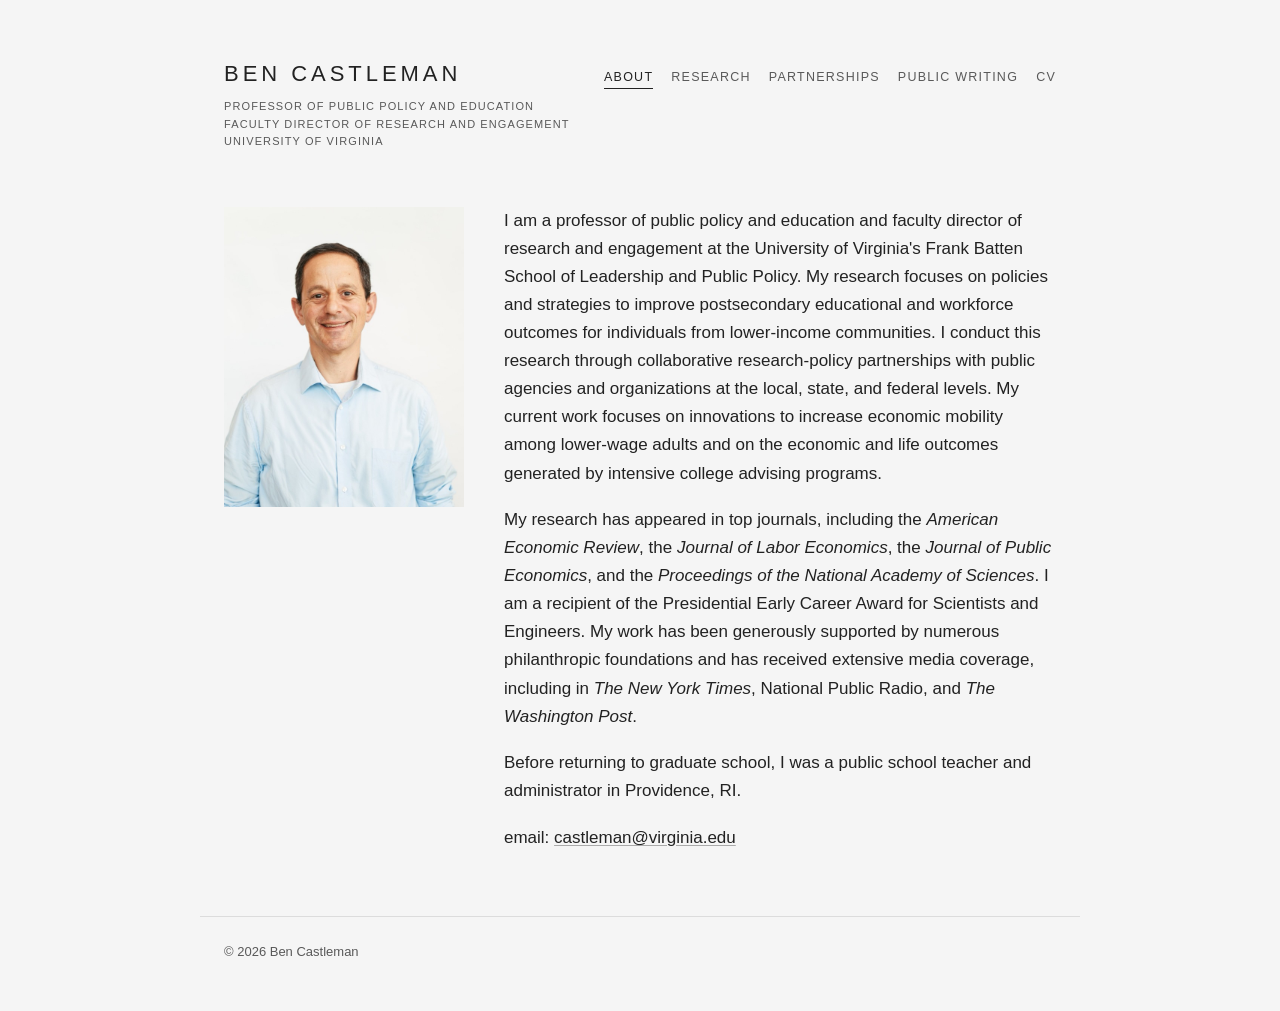
<file: docs/index.html>
<!doctype html>
<html lang="en">
<head>
<meta charset="utf-8">
<meta name="viewport" content="width=device-width, initial-scale=1">
<title>Ben Castleman | Professor of Public Policy and Education</title>
<meta name="description" content="Ben Castleman, Professor of Public Policy and Education at the University of Virginia">
<link rel="canonical" href="https://benjamincastleman.com/">
<meta property="og:type" content="website">
<meta property="og:site_name" content="Ben Castleman">
<meta property="og:title" content="Ben Castleman | Professor of Public Policy and Education">
<meta property="og:description" content="Ben Castleman, Professor of Public Policy and Education at the University of Virginia">
<meta property="og:url" content="https://benjamincastleman.com/">
<meta property="og:image" content="https://benjamincastleman.com/assets/headshot.jpg">
<link rel="icon" href="/assets/favicon.svg" type="image/svg+xml">
<link rel="stylesheet" href="/assets/style.css">
</head>
<body>
<header class="site-header">
  <div class="brand">
    <a class="name" href="/">Ben Castleman</a>
    <p class="subtitle">Professor of Public Policy and Education<br>Faculty Director of Research and Engagement<br>University of Virginia</p>
  </div>
  <nav aria-label="Main">
    <a href="/" aria-current="page">About</a>
    <a href="/research/">Research</a>
    <a href="/partnerships/">Partnerships</a>
    <a href="/writing/">Public Writing</a>
    <a href="/assets/Castleman_CV.pdf">CV</a>
  </nav>
</header>
<main>
<h1 class="visually-hidden">About</h1>
<div class="about">
  <img src="/assets/headshot.jpg" alt="Headshot of Ben Castleman" width="240" height="300">
  <div class="bio">
  <p>I am a professor of public policy and education and faculty director of research and engagement at the University of Virginia's Frank Batten School of Leadership and Public Policy. My research focuses on policies and strategies to improve postsecondary educational and workforce outcomes for individuals from lower-income communities. I conduct this research through collaborative research-policy partnerships with public agencies and organizations at the local, state, and federal levels. My current work focuses on innovations to increase economic mobility among lower-wage adults and on the economic and life outcomes generated by intensive college advising programs.</p>
  <p>My research has appeared in top journals, including the <em>American Economic Review</em>, the <em>Journal of Labor Economics</em>, the <em>Journal of Public Economics</em>, and the <em>Proceedings of the National Academy of Sciences</em>. I am a recipient of the Presidential Early Career Award for Scientists and Engineers. My work has been generously supported by numerous philanthropic foundations and has received extensive media coverage, including in <em>The New York Times</em>, National Public Radio, and <em>The Washington Post</em>.</p>
  <p>Before returning to graduate school, I was a public school teacher and administrator in Providence, RI.</p>
  <p>email: <a href="mailto:castleman@virginia.edu">castleman@virginia.edu</a></p>
  </div>
</div>
</main>
<footer>&copy; 2026 Ben Castleman</footer>
</body>
</html>
</file>
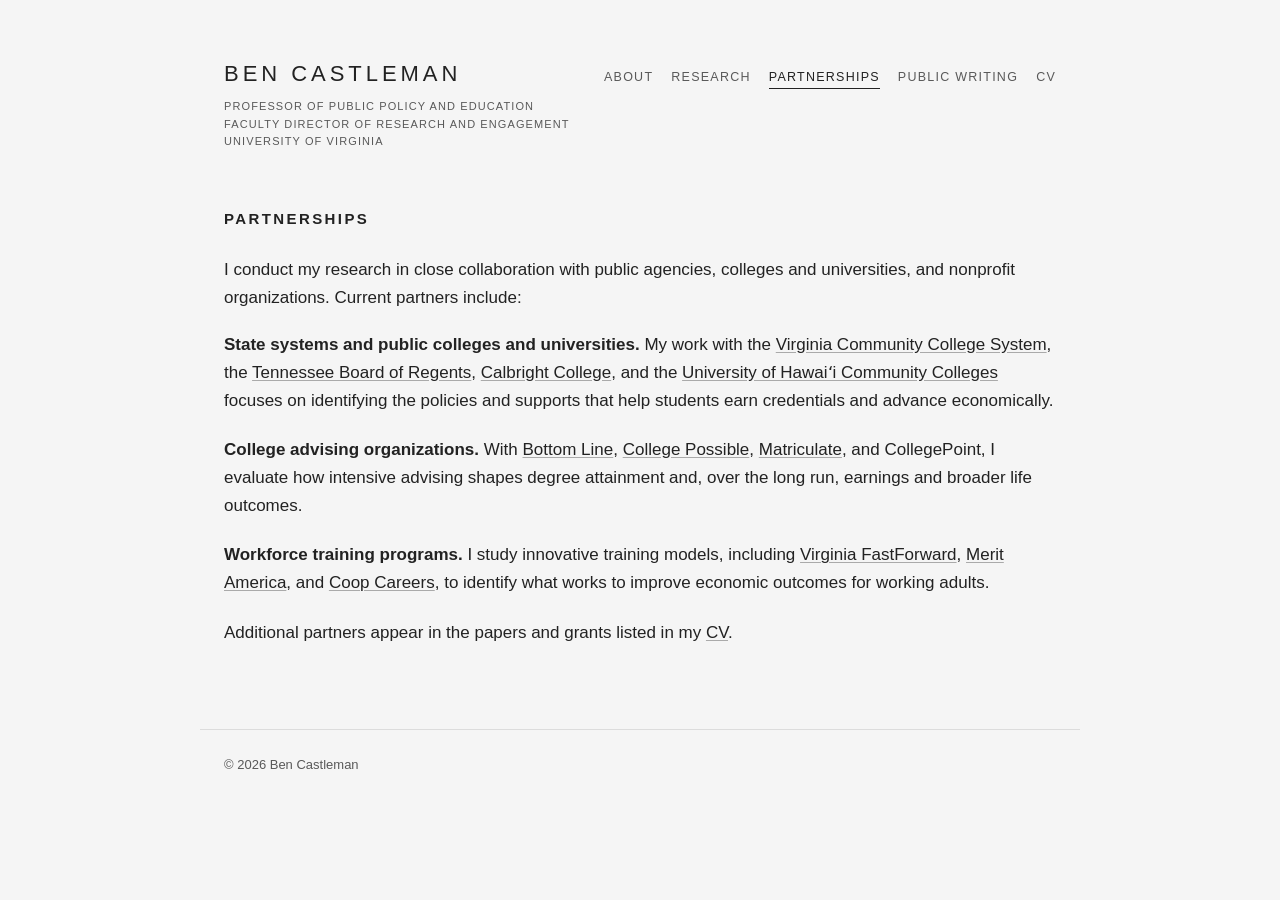
<file: docs/partnerships/index.html>
<!doctype html>
<html lang="en">
<head>
<meta charset="utf-8">
<meta name="viewport" content="width=device-width, initial-scale=1">
<title>Partnerships | Ben Castleman</title>
<meta name="description" content="Ben Castleman, Professor of Public Policy and Education at the University of Virginia">
<link rel="canonical" href="https://benjamincastleman.com/partnerships/">
<meta property="og:type" content="website">
<meta property="og:site_name" content="Ben Castleman">
<meta property="og:title" content="Partnerships | Ben Castleman">
<meta property="og:description" content="Ben Castleman, Professor of Public Policy and Education at the University of Virginia">
<meta property="og:url" content="https://benjamincastleman.com/partnerships/">
<meta property="og:image" content="https://benjamincastleman.com/assets/headshot.jpg">
<link rel="icon" href="/assets/favicon.svg" type="image/svg+xml">
<link rel="stylesheet" href="/assets/style.css">
</head>
<body>
<header class="site-header">
  <div class="brand">
    <a class="name" href="/">Ben Castleman</a>
    <p class="subtitle">Professor of Public Policy and Education<br>Faculty Director of Research and Engagement<br>University of Virginia</p>
  </div>
  <nav aria-label="Main">
    <a href="/">About</a>
    <a href="/research/">Research</a>
    <a href="/partnerships/" aria-current="page">Partnerships</a>
    <a href="/writing/">Public Writing</a>
    <a href="/assets/Castleman_CV.pdf">CV</a>
  </nav>
</header>
<main>
<h1>Partnerships</h1>
<p>I conduct my research in close collaboration with public agencies, colleges and universities, and nonprofit organizations. Current partners include:</p>
<p class="partner-group"><strong>State systems and public colleges and universities.</strong> My work with the <a href="https://www.vccs.edu">Virginia Community College System</a>, the <a href="https://www.tbr.edu">Tennessee Board of Regents</a>, <a href="https://www.calbright.edu">Calbright College</a>, and the <a href="https://uhcc.hawaii.edu">University of Hawaiʻi Community Colleges</a> focuses on identifying the policies and supports that help students earn credentials and advance economically.</p>
<p class="partner-group"><strong>College advising organizations.</strong> With <a href="https://www.bottomline.org">Bottom Line</a>, <a href="https://collegepossible.org">College Possible</a>, <a href="https://matriculate.org">Matriculate</a>, and CollegePoint, I evaluate how intensive advising shapes degree attainment and, over the long run, earnings and broader life outcomes.</p>
<p class="partner-group"><strong>Workforce training programs.</strong> I study innovative training models, including <a href="https://fastforwardva.org">Virginia FastForward</a>, <a href="https://meritamerica.org">Merit America</a>, and <a href="https://www.coopcareers.org">Coop Careers</a>, to identify what works to improve economic outcomes for working adults.</p>
<p>Additional partners appear in the papers and grants listed in my <a href="/assets/Castleman_CV.pdf">CV</a>.</p>
</main>
<footer>&copy; 2026 Ben Castleman</footer>
</body>
</html>
</file>
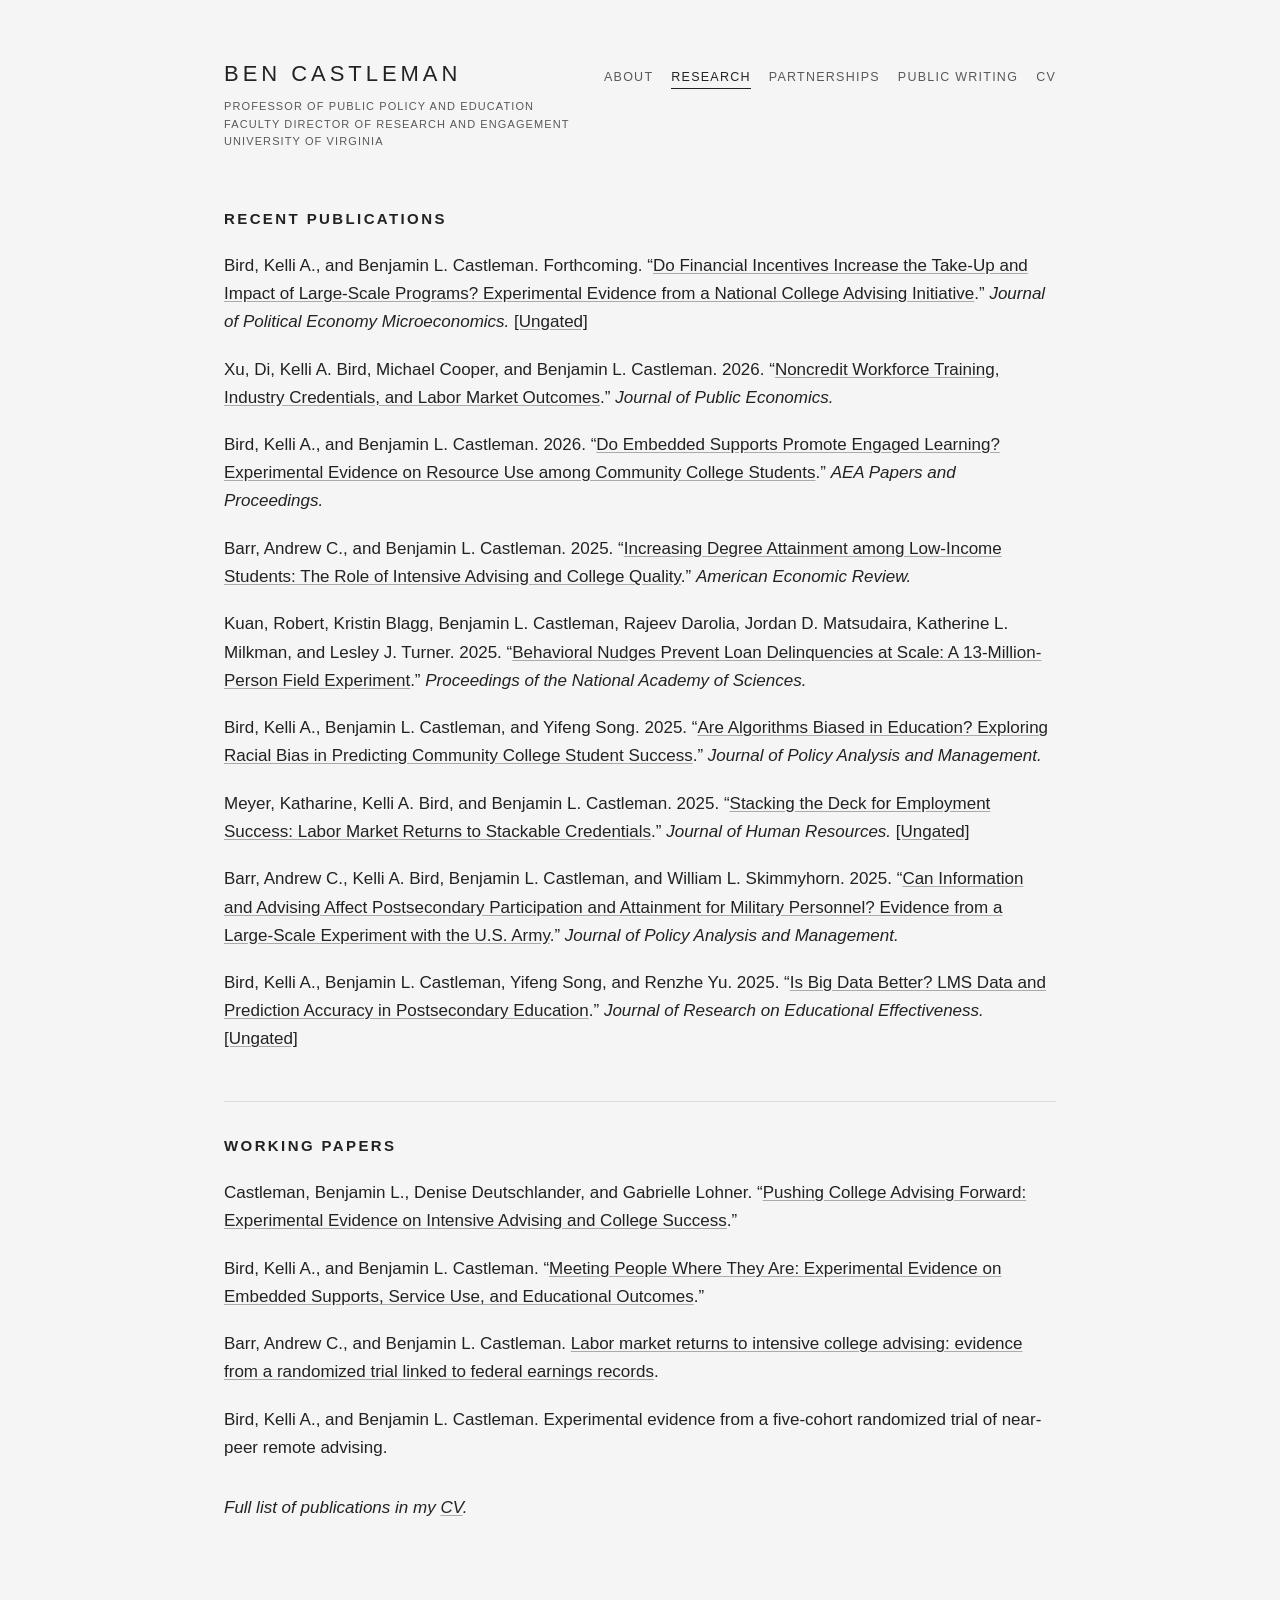
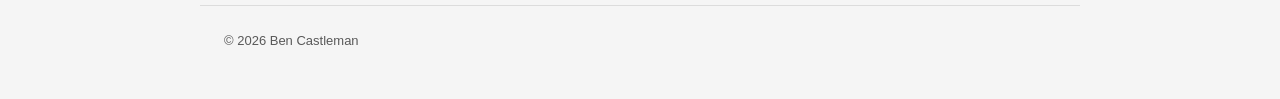
<file: docs/research/index.html>
<!doctype html>
<html lang="en">
<head>
<meta charset="utf-8">
<meta name="viewport" content="width=device-width, initial-scale=1">
<title>Research | Ben Castleman</title>
<meta name="description" content="Ben Castleman, Professor of Public Policy and Education at the University of Virginia">
<link rel="canonical" href="https://benjamincastleman.com/research/">
<meta property="og:type" content="website">
<meta property="og:site_name" content="Ben Castleman">
<meta property="og:title" content="Research | Ben Castleman">
<meta property="og:description" content="Ben Castleman, Professor of Public Policy and Education at the University of Virginia">
<meta property="og:url" content="https://benjamincastleman.com/research/">
<meta property="og:image" content="https://benjamincastleman.com/assets/headshot.jpg">
<link rel="icon" href="/assets/favicon.svg" type="image/svg+xml">
<link rel="stylesheet" href="/assets/style.css">
</head>
<body>
<header class="site-header">
  <div class="brand">
    <a class="name" href="/">Ben Castleman</a>
    <p class="subtitle">Professor of Public Policy and Education<br>Faculty Director of Research and Engagement<br>University of Virginia</p>
  </div>
  <nav aria-label="Main">
    <a href="/">About</a>
    <a href="/research/" aria-current="page">Research</a>
    <a href="/partnerships/">Partnerships</a>
    <a href="/writing/">Public Writing</a>
    <a href="/assets/Castleman_CV.pdf">CV</a>
  </nav>
</header>
<main>
<h1 class="visually-hidden">Research</h1>
<h2>Recent Publications</h2>
<ul class="cites">
  <li>Bird, Kelli A., and Benjamin L. Castleman. Forthcoming. “<a href="https://www.journals.uchicago.edu/doi/10.1086/740230">Do Financial Incentives Increase the Take-Up and Impact of Large-Scale Programs? Experimental Evidence from a National College Advising Initiative</a>.” <em>Journal of Political Economy Microeconomics.</em> <a class="ungated" href="https://edworkingpapers.com/sites/default/files/Advising%20Plus%20full%20draft%20March%202024.pdf">[Ungated]</a></li>
  <li>Xu, Di, Kelli A. Bird, Michael Cooper, and Benjamin L. Castleman. 2026. “<a href="https://www.sciencedirect.com/science/article/pii/S0047272726001155">Noncredit Workforce Training, Industry Credentials, and Labor Market Outcomes</a>.” <em>Journal of Public Economics.</em></li>
  <li>Bird, Kelli A., and Benjamin L. Castleman. 2026. “<a href="https://www.aeaweb.org/articles/pdf/doi/10.1257/pandp.20261101">Do Embedded Supports Promote Engaged Learning? Experimental Evidence on Resource Use among Community College Students</a>.” <em>AEA Papers and Proceedings.</em></li>
  <li>Barr, Andrew C., and Benjamin L. Castleman. 2025. “<a href="https://pubs.aeaweb.org/doi/pdfplus/10.1257/aer.20240669">Increasing Degree Attainment among Low-Income Students: The Role of Intensive Advising and College Quality</a>.” <em>American Economic Review.</em></li>
  <li>Kuan, Robert, Kristin Blagg, Benjamin L. Castleman, Rajeev Darolia, Jordan D. Matsudaira, Katherine L. Milkman, and Lesley J. Turner. 2025. “<a href="https://www.pnas.org/doi/10.1073/pnas.2416708122">Behavioral Nudges Prevent Loan Delinquencies at Scale: A 13-Million-Person Field Experiment</a>.” <em>Proceedings of the National Academy of Sciences.</em></li>
  <li>Bird, Kelli A., Benjamin L. Castleman, and Yifeng Song. 2025. “<a href="https://onlinelibrary.wiley.com/doi/full/10.1002/pam.22569">Are Algorithms Biased in Education? Exploring Racial Bias in Predicting Community College Student Success</a>.” <em>Journal of Policy Analysis and Management.</em></li>
  <li>Meyer, Katharine, Kelli A. Bird, and Benjamin L. Castleman. 2025. “<a href="https://jhr.uwpress.org/content/60/1/129">Stacking the Deck for Employment Success: Labor Market Returns to Stackable Credentials</a>.” <em>Journal of Human Resources.</em> <a class="ungated" href="https://edworkingpapers.com/sites/default/files/ai20-317.pdf">[Ungated]</a></li>
  <li>Barr, Andrew C., Kelli A. Bird, Benjamin L. Castleman, and William L. Skimmyhorn. 2025. “<a href="https://onlinelibrary.wiley.com/doi/full/10.1002/pam.22572">Can Information and Advising Affect Postsecondary Participation and Attainment for Military Personnel? Evidence from a Large-Scale Experiment with the U.S. Army</a>.” <em>Journal of Policy Analysis and Management.</em></li>
  <li>Bird, Kelli A., Benjamin L. Castleman, Yifeng Song, and Renzhe Yu. 2025. “<a href="https://www.tandfonline.com/doi/abs/10.1080/19345747.2024.2308306">Is Big Data Better? LMS Data and Prediction Accuracy in Postsecondary Education</a>.” <em>Journal of Research on Educational Effectiveness.</em> <a class="ungated" href="https://edworkingpapers.com/ai22-647">[Ungated]</a></li>
</ul>
<h2>Working Papers</h2>
<ul class="cites">
  <li>Castleman, Benjamin L., Denise Deutschlander, and Gabrielle Lohner. “<a href="https://edworkingpapers.com/sites/default/files/College_Forward_Paper_June24.pdf">Pushing College Advising Forward: Experimental Evidence on Intensive Advising and College Success</a>.”</li>
  <li>Bird, Kelli A., and Benjamin L. Castleman. “<a href="https://edworkingpapers.com/ai26-1485">Meeting People Where They Are: Experimental Evidence on Embedded Supports, Service Use, and Educational Outcomes</a>.”</li>
  <li>Barr, Andrew C., and Benjamin L. Castleman. <a href="https://osf.io/5sb8c/files/c3yru">Labor market returns to intensive college advising: evidence from a randomized trial linked to federal earnings records</a>.</li>
  <li>Bird, Kelli A., and Benjamin L. Castleman. Experimental evidence from a five-cohort randomized trial of near-peer remote advising.</li>
</ul>
<p class="note">Full list of publications in my <a href="/assets/Castleman_CV.pdf">CV</a>.</p>
</main>
<footer>&copy; 2026 Ben Castleman</footer>
</body>
</html>
</file>
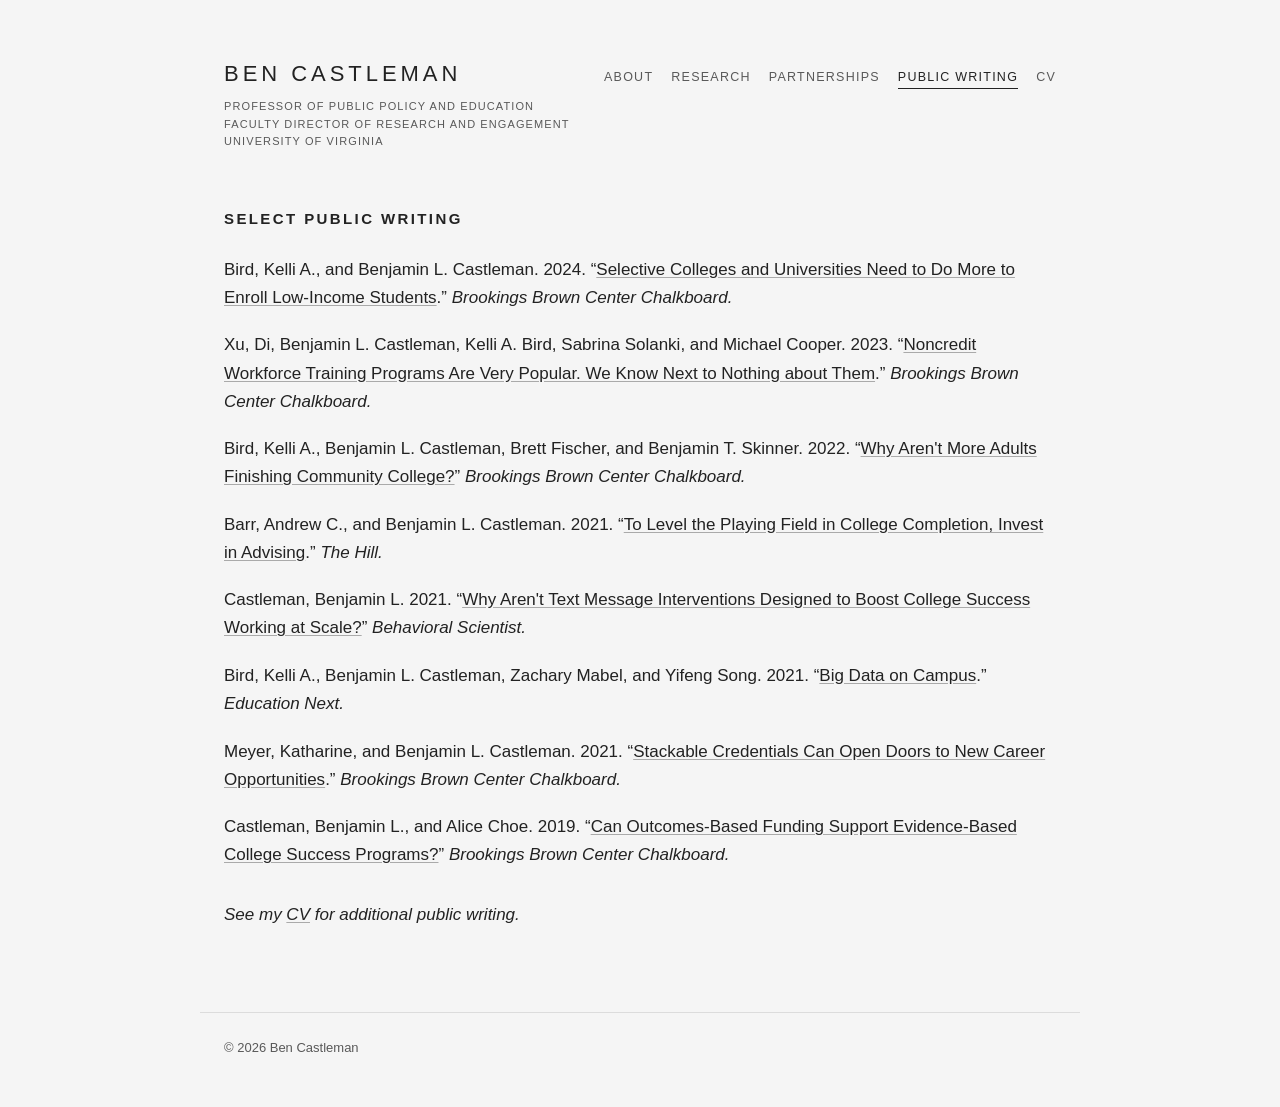
<file: docs/writing/index.html>
<!doctype html>
<html lang="en">
<head>
<meta charset="utf-8">
<meta name="viewport" content="width=device-width, initial-scale=1">
<title>Public Writing | Ben Castleman</title>
<meta name="description" content="Ben Castleman, Professor of Public Policy and Education at the University of Virginia">
<link rel="canonical" href="https://benjamincastleman.com/writing/">
<meta property="og:type" content="website">
<meta property="og:site_name" content="Ben Castleman">
<meta property="og:title" content="Public Writing | Ben Castleman">
<meta property="og:description" content="Ben Castleman, Professor of Public Policy and Education at the University of Virginia">
<meta property="og:url" content="https://benjamincastleman.com/writing/">
<meta property="og:image" content="https://benjamincastleman.com/assets/headshot.jpg">
<link rel="icon" href="/assets/favicon.svg" type="image/svg+xml">
<link rel="stylesheet" href="/assets/style.css">
</head>
<body>
<header class="site-header">
  <div class="brand">
    <a class="name" href="/">Ben Castleman</a>
    <p class="subtitle">Professor of Public Policy and Education<br>Faculty Director of Research and Engagement<br>University of Virginia</p>
  </div>
  <nav aria-label="Main">
    <a href="/">About</a>
    <a href="/research/">Research</a>
    <a href="/partnerships/">Partnerships</a>
    <a href="/writing/" aria-current="page">Public Writing</a>
    <a href="/assets/Castleman_CV.pdf">CV</a>
  </nav>
</header>
<main>
<h1>Select Public Writing</h1>
<ul class="cites">
  <li>Bird, Kelli A., and Benjamin L. Castleman. 2024. “<a href="https://www.brookings.edu/articles/selective-colleges-and-universities-need-to-do-more-to-enroll-low-income-students/">Selective Colleges and Universities Need to Do More to Enroll Low-Income Students</a>.” <em>Brookings Brown Center Chalkboard.</em></li>
  <li>Xu, Di, Benjamin L. Castleman, Kelli A. Bird, Sabrina Solanki, and Michael Cooper. 2023. “<a href="https://www.brookings.edu/articles/noncredit-workforce-training-programs-are-very-popular-we-know-next-to-nothing-about-them/">Noncredit Workforce Training Programs Are Very Popular. We Know Next to Nothing about Them</a>.” <em>Brookings Brown Center Chalkboard.</em></li>
  <li>Bird, Kelli A., Benjamin L. Castleman, Brett Fischer, and Benjamin T. Skinner. 2022. “<a href="https://www.brookings.edu/articles/why-arent-more-adults-finishing-community-college/">Why Aren&#x27;t More Adults Finishing Community College?</a>” <em>Brookings Brown Center Chalkboard.</em></li>
  <li>Barr, Andrew C., and Benjamin L. Castleman. 2021. “<a href="https://thehill.com/opinion/education/579232-to-level-the-playing-field-in-college-completion-invest-in-advising">To Level the Playing Field in College Completion, Invest in Advising</a>.” <em>The Hill.</em></li>
  <li>Castleman, Benjamin L. 2021. “<a href="https://behavioralscientist.org/why-arent-text-message-interventions-designed-to-boost-college-success-working-at-scale/">Why Aren&#x27;t Text Message Interventions Designed to Boost College Success Working at Scale?</a>” <em>Behavioral Scientist.</em></li>
  <li>Bird, Kelli A., Benjamin L. Castleman, Zachary Mabel, and Yifeng Song. 2021. “<a href="https://www.educationnext.org/big-data-on-campus-putting-predictive-analytics-to-the-test/">Big Data on Campus</a>.” <em>Education Next.</em></li>
  <li>Meyer, Katharine, and Benjamin L. Castleman. 2021. “<a href="https://www.brookings.edu/articles/stackable-credentials-can-open-doors-to-new-career-opportunities/">Stackable Credentials Can Open Doors to New Career Opportunities</a>.” <em>Brookings Brown Center Chalkboard.</em></li>
  <li>Castleman, Benjamin L., and Alice Choe. 2019. “<a href="https://www.brookings.edu/articles/can-outcomes-based-funding-support-evidence-based-college-success-programs/">Can Outcomes-Based Funding Support Evidence-Based College Success Programs?</a>” <em>Brookings Brown Center Chalkboard.</em></li>
</ul>
<p class="note">See my <a href="/assets/Castleman_CV.pdf">CV</a> for additional public writing.</p>
</main>
<footer>&copy; 2026 Ben Castleman</footer>
</body>
</html>
</file>
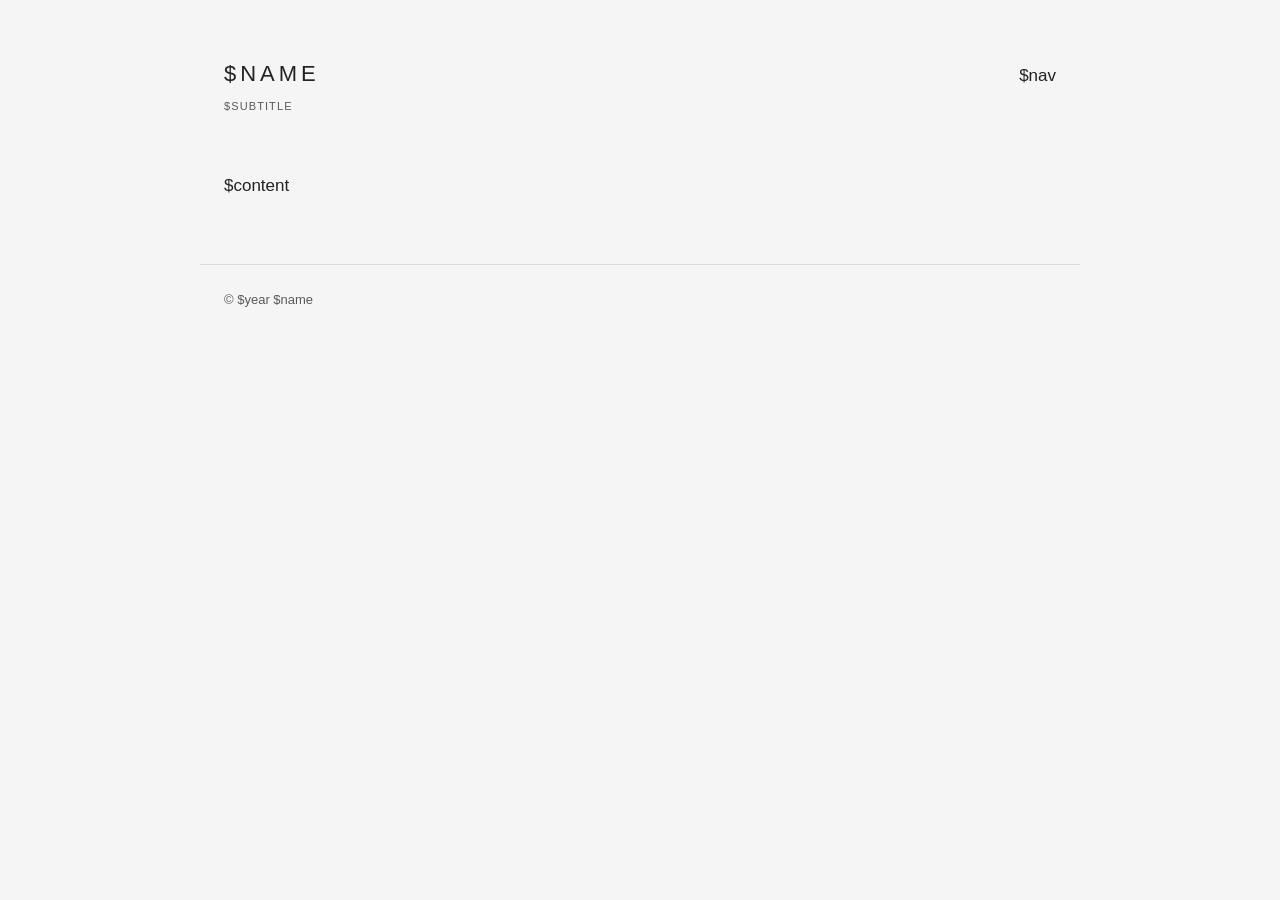
<file: templates/base.html>
<!doctype html>
<html lang="en">
<head>
<meta charset="utf-8">
<meta name="viewport" content="width=device-width, initial-scale=1">
<title>$title</title>
<meta name="description" content="$description">
<link rel="canonical" href="$page_url">
<meta property="og:type" content="website">
<meta property="og:site_name" content="$name">
<meta property="og:title" content="$title">
<meta property="og:description" content="$description">
<meta property="og:url" content="$page_url">
<meta property="og:image" content="$site_url/assets/$headshot">
<link rel="icon" href="/assets/favicon.svg" type="image/svg+xml">
<link rel="stylesheet" href="/assets/style.css">
</head>
<body>
<header class="site-header">
  <div class="brand">
    <a class="name" href="/">$name</a>
    <p class="subtitle">$subtitle</p>
  </div>
  <nav aria-label="Main">
$nav
  </nav>
</header>
<main>
$content
</main>
<footer>&copy; $year $name</footer>
</body>
</html>
</file>
<file: assets/style.css>
:root {
  --text: #222;
  --muted: #595959;
  --rule: #dcdcdc;
  --bg: #f5f5f5;
  --link: #222;
  --link-hover: #000;
}

* { box-sizing: border-box; }

html { -webkit-text-size-adjust: 100%; }

body {
  margin: 0;
  background: var(--bg);
  color: var(--text);
  font-family: -apple-system, BlinkMacSystemFont, "Helvetica Neue", "Segoe UI", Arial, sans-serif;
  font-size: 17px;
  line-height: 1.65;
}

.site-header, main, footer {
  max-width: 880px;
  margin: 0 auto;
  padding-left: 24px;
  padding-right: 24px;
}

/* Header */
.site-header {
  display: flex;
  justify-content: space-between;
  align-items: baseline;
  gap: 12px 32px;
  padding-top: 56px;
  padding-bottom: 56px;
}
.name {
  font-size: 22px;
  letter-spacing: 0.18em;
  text-transform: uppercase;
  text-decoration: none;
  color: var(--text);
}
.subtitle {
  margin: 6px 0 0;
  font-size: 11px;
  letter-spacing: 0.1em;
  text-transform: uppercase;
  color: var(--muted);
  line-height: 1.6;
}
nav { display: flex; flex-wrap: wrap; gap: 4px 18px; flex-shrink: 0; }
nav a {
  font-size: 12.5px;
  letter-spacing: 0.1em;
  text-transform: uppercase;
  text-decoration: none;
  color: var(--muted);
}
nav a:hover, nav a[aria-current="page"] { color: var(--text); }
nav a[aria-current="page"] { border-bottom: 1px solid currentColor; }

/* Body text */
main { padding-bottom: 64px; }
a { color: var(--link); text-decoration: underline; text-decoration-color: #aaa; text-underline-offset: 2px; }
a:hover { color: var(--link-hover); text-decoration-color: currentColor; }
p { margin: 0 0 1.1em; }

h1 {
  font-size: 15px;
  font-weight: 600;
  letter-spacing: 0.16em;
  text-transform: uppercase;
  margin: 0 0 24px;
}
h2 {
  font-size: 15px;
  font-weight: 600;
  letter-spacing: 0.16em;
  text-transform: uppercase;
  margin: 48px 0 20px;
  padding-top: 32px;
  border-top: 1px solid var(--rule);
}
h1 + h2, main > h2:first-child { margin-top: 0; padding-top: 0; border-top: 0; }

/* About */
.about { display: flex; gap: 40px; align-items: flex-start; }
.about img { width: 240px; height: auto; aspect-ratio: 4 / 5; object-fit: cover; object-position: 50% 30%; flex-shrink: 0; display: block; }
.about .bio p:last-child { margin-bottom: 0; }

/* Citation lists */
.cites { list-style: none; padding: 0; margin: 0; }
.cites li { margin: 0 0 1.15em; }
.ungated { white-space: nowrap; }
.note { font-style: italic; margin-top: 32px; }

/* Partnerships */
.partner-group { margin-bottom: 1.25em; }

footer {
  border-top: 1px solid var(--rule);
  padding-top: 24px;
  padding-bottom: 48px;
  font-size: 13px;
  color: var(--muted);
}

@media (max-width: 640px) {
  body { font-size: 17px; }
  .site-header { padding-top: 32px; padding-bottom: 36px; flex-direction: column; }
  .site-header, main, footer { padding-left: 16px; padding-right: 16px; }
  .name { font-size: 20px; }
  .about { flex-direction: column; gap: 24px; }
  .about img { width: 180px; }
}

.visually-hidden {
  position: absolute; width: 1px; height: 1px; overflow: hidden;
  clip: rect(0 0 0 0); white-space: nowrap;
}
</file>
